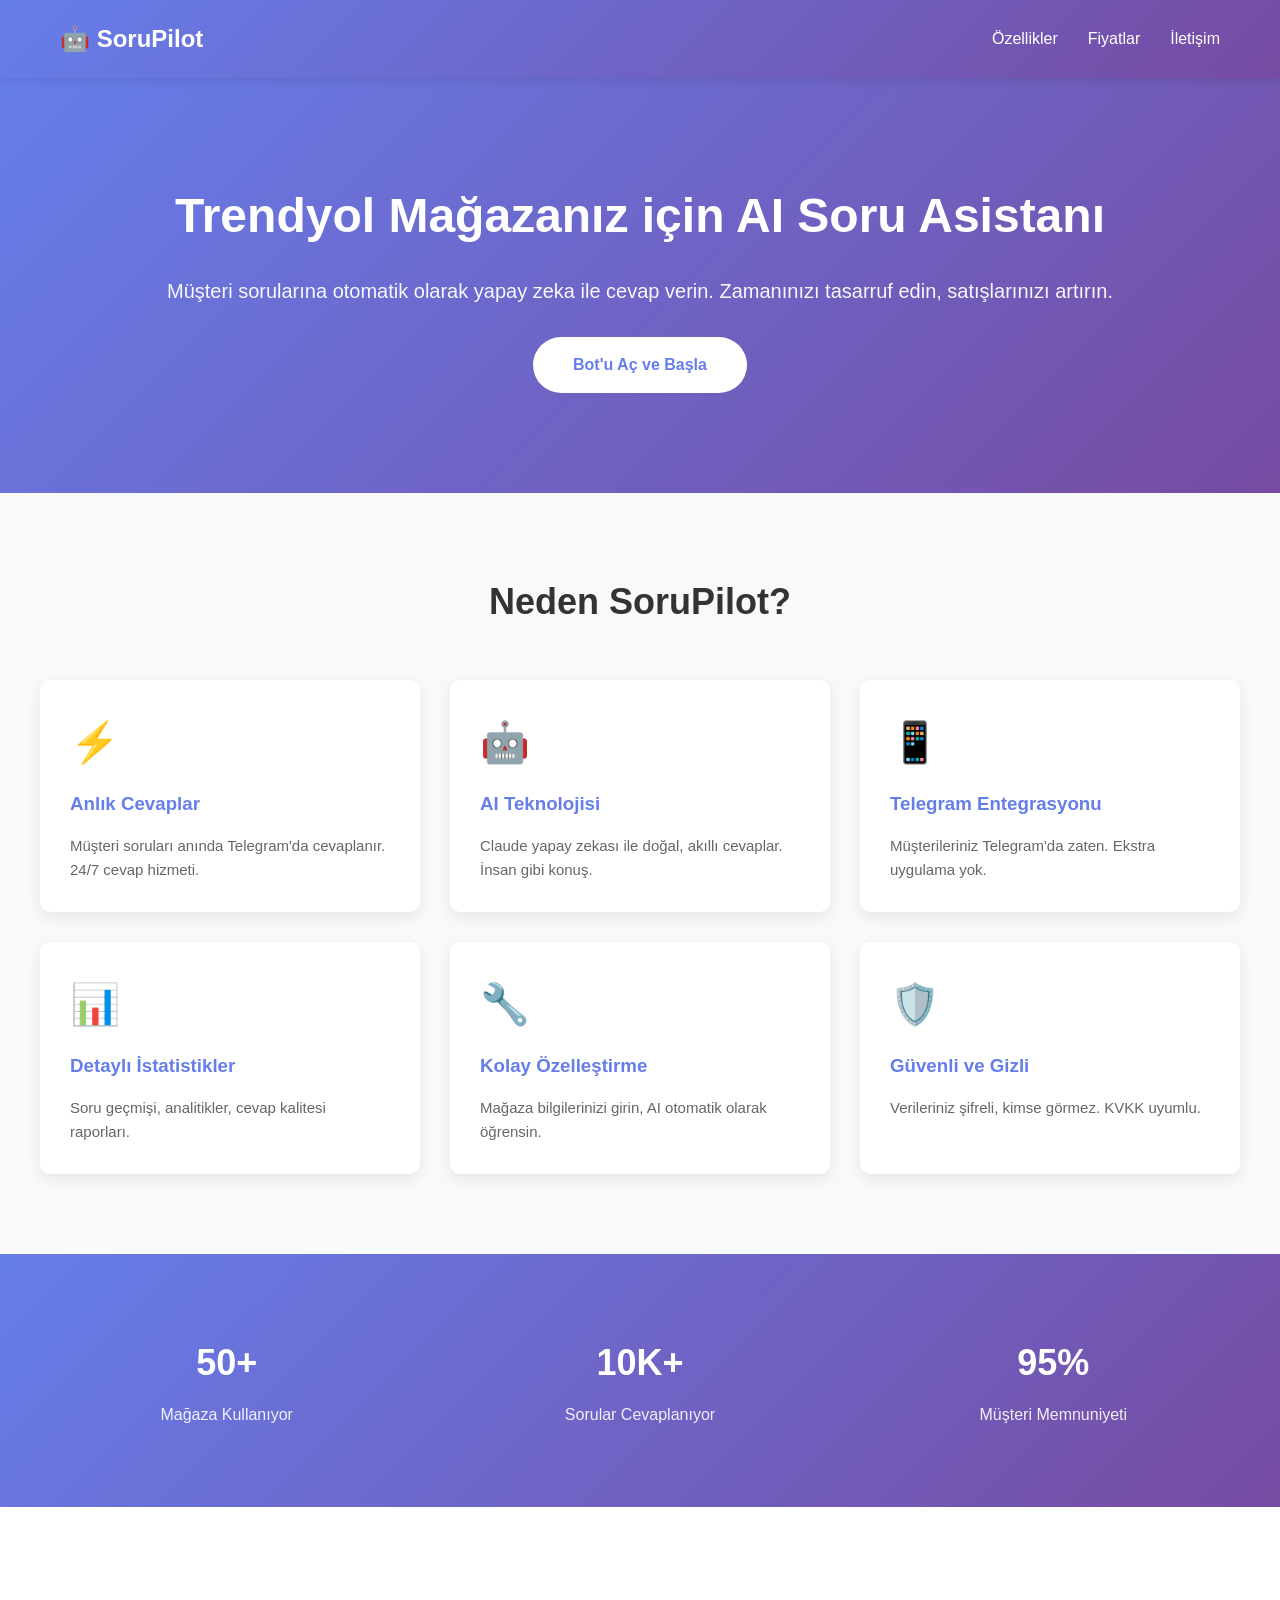
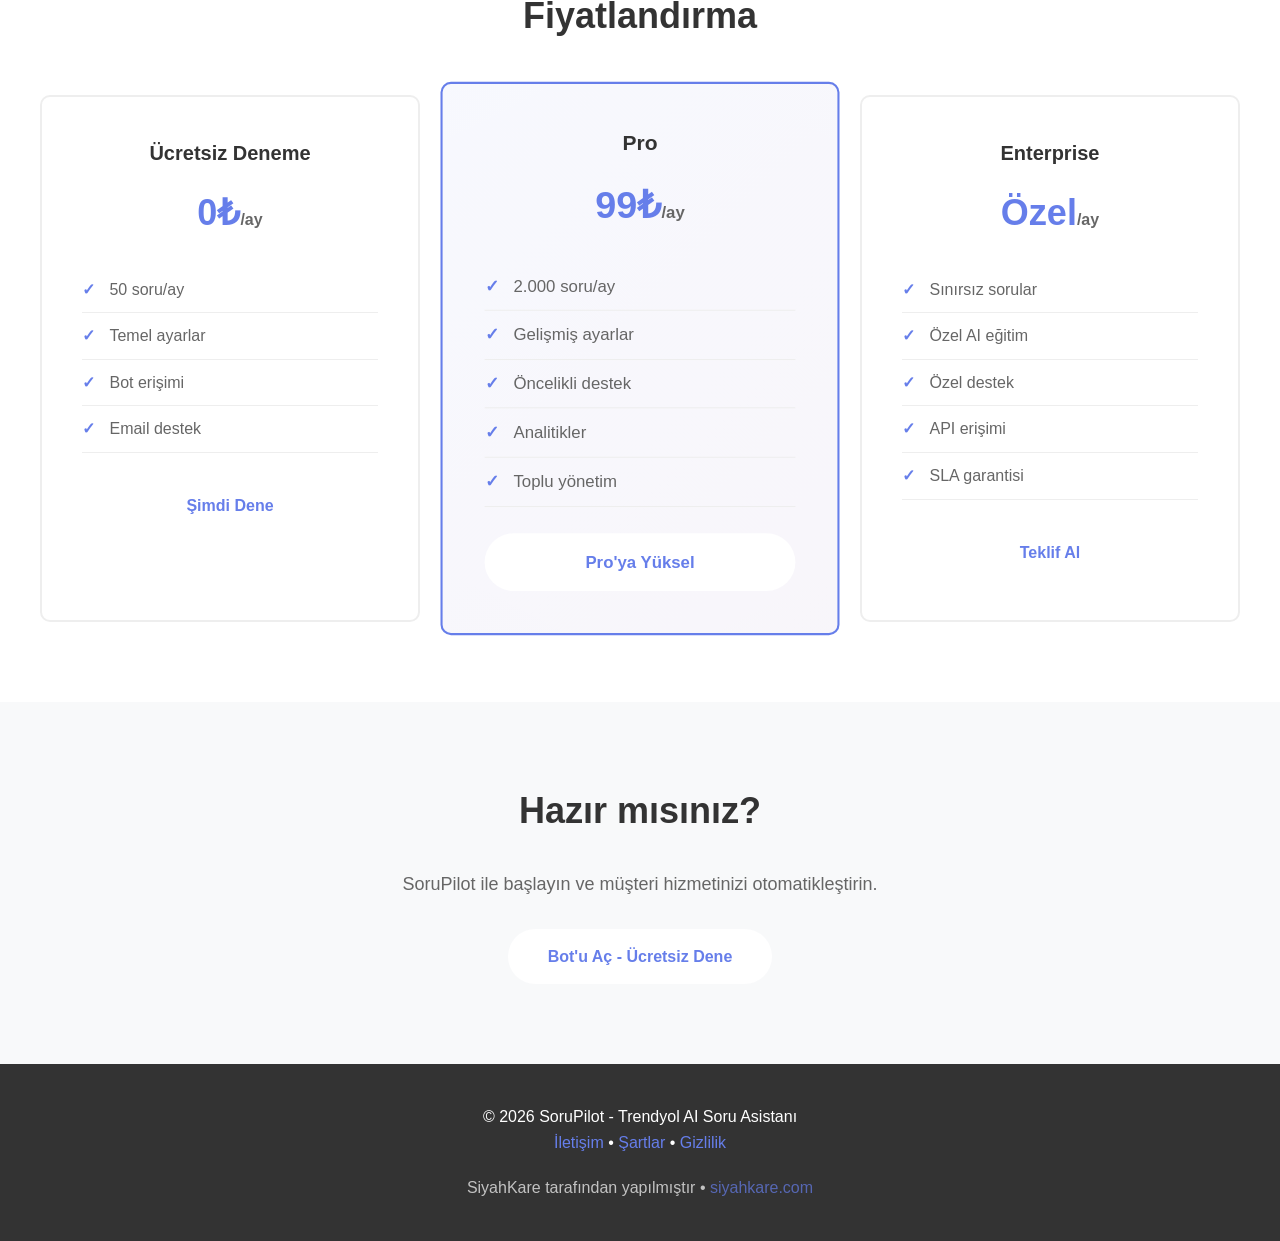
<file: webapp/landing.html>
<!DOCTYPE html>
<html lang="tr">
<head>
    <meta charset="UTF-8">
    <meta name="viewport" content="width=device-width, initial-scale=1.0">
    <title>SoruPilot - Trendyol AI Soru Asistanı</title>
    <style>
        * {
            margin: 0;
            padding: 0;
            box-sizing: border-box;
        }

        body {
            font-family: -apple-system, BlinkMacSystemFont, 'Segoe UI', Roboto, Oxygen, Ubuntu, Cantarell, sans-serif;
            line-height: 1.6;
            color: #333;
        }

        /* Header */
        header {
            background: linear-gradient(135deg, #667eea 0%, #764ba2 100%);
            color: white;
            padding: 20px 0;
            position: sticky;
            top: 0;
            z-index: 100;
            box-shadow: 0 2px 10px rgba(0,0,0,0.1);
        }

        nav {
            max-width: 1200px;
            margin: 0 auto;
            padding: 0 20px;
            display: flex;
            justify-content: space-between;
            align-items: center;
        }

        .logo {
            font-size: 24px;
            font-weight: bold;
            display: flex;
            align-items: center;
            gap: 8px;
        }

        .nav-links {
            display: flex;
            gap: 30px;
            list-style: none;
        }

        .nav-links a {
            color: white;
            text-decoration: none;
            transition: opacity 0.3s;
        }

        .nav-links a:hover {
            opacity: 0.8;
        }

        /* Hero Section */
        .hero {
            background: linear-gradient(135deg, #667eea 0%, #764ba2 100%);
            color: white;
            padding: 100px 20px;
            text-align: center;
        }

        .hero h1 {
            font-size: 48px;
            margin-bottom: 20px;
            font-weight: 700;
        }

        .hero p {
            font-size: 20px;
            margin-bottom: 30px;
            opacity: 0.95;
        }

        .cta-button {
            display: inline-block;
            background: white;
            color: #667eea;
            padding: 15px 40px;
            border-radius: 50px;
            text-decoration: none;
            font-weight: bold;
            font-size: 16px;
            transition: transform 0.3s, box-shadow 0.3s;
            border: none;
            cursor: pointer;
        }

        .cta-button:hover {
            transform: translateY(-2px);
            box-shadow: 0 10px 25px rgba(0,0,0,0.2);
        }

        /* Features Section */
        .features {
            padding: 80px 20px;
            background: #f8f9fa;
        }

        .container {
            max-width: 1200px;
            margin: 0 auto;
        }

        .section-title {
            text-align: center;
            font-size: 36px;
            margin-bottom: 50px;
            color: #333;
        }

        .features-grid {
            display: grid;
            grid-template-columns: repeat(auto-fit, minmax(280px, 1fr));
            gap: 30px;
        }

        .feature-card {
            background: white;
            padding: 30px;
            border-radius: 10px;
            box-shadow: 0 5px 15px rgba(0,0,0,0.08);
            transition: transform 0.3s, box-shadow 0.3s;
        }

        .feature-card:hover {
            transform: translateY(-5px);
            box-shadow: 0 10px 30px rgba(0,0,0,0.15);
        }

        .feature-icon {
            font-size: 40px;
            margin-bottom: 15px;
        }

        .feature-card h3 {
            margin-bottom: 15px;
            color: #667eea;
        }

        .feature-card p {
            color: #666;
            font-size: 15px;
        }

        /* Pricing Section */
        .pricing {
            padding: 80px 20px;
            background: white;
        }

        .pricing-grid {
            display: grid;
            grid-template-columns: repeat(auto-fit, minmax(300px, 1fr));
            gap: 30px;
            margin-top: 50px;
        }

        .pricing-card {
            border: 2px solid #eee;
            padding: 40px;
            border-radius: 10px;
            text-align: center;
            transition: all 0.3s;
        }

        .pricing-card:hover {
            border-color: #667eea;
            box-shadow: 0 10px 30px rgba(102, 126, 234, 0.1);
        }

        .pricing-card.featured {
            border-color: #667eea;
            background: linear-gradient(135deg, rgba(102, 126, 234, 0.05) 0%, rgba(118, 75, 162, 0.05) 100%);
            transform: scale(1.05);
        }

        .plan-name {
            font-size: 20px;
            font-weight: bold;
            margin-bottom: 15px;
            color: #333;
        }

        .plan-price {
            font-size: 36px;
            color: #667eea;
            margin: 15px 0;
            font-weight: bold;
        }

        .plan-price small {
            font-size: 16px;
            color: #666;
        }

        .plan-features {
            list-style: none;
            margin: 25px 0;
            text-align: left;
        }

        .plan-features li {
            padding: 10px 0;
            border-bottom: 1px solid #eee;
            color: #666;
        }

        .plan-features li:before {
            content: "✓ ";
            color: #667eea;
            font-weight: bold;
            margin-right: 10px;
        }

        /* Stats Section */
        .stats {
            padding: 80px 20px;
            background: linear-gradient(135deg, #667eea 0%, #764ba2 100%);
            color: white;
        }

        .stats-grid {
            display: grid;
            grid-template-columns: repeat(auto-fit, minmax(250px, 1fr));
            gap: 40px;
            text-align: center;
        }

        .stat {
            font-size: 36px;
            font-weight: bold;
            margin-bottom: 10px;
        }

        .stat-label {
            font-size: 16px;
            opacity: 0.9;
        }

        /* CTA Section */
        .final-cta {
            padding: 80px 20px;
            background: #f8f9fa;
            text-align: center;
        }

        .final-cta h2 {
            font-size: 36px;
            margin-bottom: 30px;
            color: #333;
        }

        .final-cta p {
            font-size: 18px;
            margin-bottom: 30px;
            color: #666;
        }

        /* Footer */
        footer {
            background: #333;
            color: white;
            padding: 40px 20px;
            text-align: center;
        }

        footer a {
            color: #667eea;
            text-decoration: none;
        }

        footer a:hover {
            text-decoration: underline;
        }

        /* Responsive */
        @media (max-width: 768px) {
            .hero h1 {
                font-size: 32px;
            }

            .hero p {
                font-size: 16px;
            }

            .nav-links {
                display: none;
            }

            .pricing-card.featured {
                transform: scale(1);
            }

            .section-title {
                font-size: 28px;
            }
        }
    </style>
</head>
<body>
    <!-- Header -->
    <header>
        <nav>
            <div class="logo">🤖 SoruPilot</div>
            <ul class="nav-links">
                <li><a href="#features">Özellikler</a></li>
                <li><a href="#pricing">Fiyatlar</a></li>
                <li><a href="#contact">İletişim</a></li>
            </ul>
        </nav>
    </header>

    <!-- Hero Section -->
    <section class="hero">
        <h1>Trendyol Mağazanız için AI Soru Asistanı</h1>
        <p>Müşteri sorularına otomatik olarak yapay zeka ile cevap verin. Zamanınızı tasarruf edin, satışlarınızı artırın.</p>
        <a href="https://t.me/SoruPilotBot" class="cta-button">Bot'u Aç ve Başla</a>
    </section>

    <!-- Features Section -->
    <section class="features" id="features">
        <div class="container">
            <h2 class="section-title">Neden SoruPilot?</h2>
            <div class="features-grid">
                <div class="feature-card">
                    <div class="feature-icon">⚡</div>
                    <h3>Anlık Cevaplar</h3>
                    <p>Müşteri soruları anında Telegram'da cevaplanır. 24/7 cevap hizmeti.</p>
                </div>
                <div class="feature-card">
                    <div class="feature-icon">🤖</div>
                    <h3>AI Teknolojisi</h3>
                    <p>Claude yapay zekası ile doğal, akıllı cevaplar. İnsan gibi konuş.</p>
                </div>
                <div class="feature-card">
                    <div class="feature-icon">📱</div>
                    <h3>Telegram Entegrasyonu</h3>
                    <p>Müşterileriniz Telegram'da zaten. Ekstra uygulama yok.</p>
                </div>
                <div class="feature-card">
                    <div class="feature-icon">📊</div>
                    <h3>Detaylı İstatistikler</h3>
                    <p>Soru geçmişi, analitikler, cevap kalitesi raporları.</p>
                </div>
                <div class="feature-card">
                    <div class="feature-icon">🔧</div>
                    <h3>Kolay Özelleştirme</h3>
                    <p>Mağaza bilgilerinizi girin, AI otomatik olarak öğrensin.</p>
                </div>
                <div class="feature-card">
                    <div class="feature-icon">🛡️</div>
                    <h3>Güvenli ve Gizli</h3>
                    <p>Verileriniz şifreli, kimse görmez. KVKK uyumlu.</p>
                </div>
            </div>
        </div>
    </section>

    <!-- Stats Section -->
    <section class="stats">
        <div class="container">
            <div class="stats-grid">
                <div>
                    <div class="stat">50+</div>
                    <div class="stat-label">Mağaza Kullanıyor</div>
                </div>
                <div>
                    <div class="stat">10K+</div>
                    <div class="stat-label">Sorular Cevaplanıyor</div>
                </div>
                <div>
                    <div class="stat">95%</div>
                    <div class="stat-label">Müşteri Memnuniyeti</div>
                </div>
            </div>
        </div>
    </section>

    <!-- Pricing Section -->
    <section class="pricing" id="pricing">
        <div class="container">
            <h2 class="section-title">Fiyatlandırma</h2>
            <div class="pricing-grid">
                <div class="pricing-card">
                    <div class="plan-name">Ücretsiz Deneme</div>
                    <div class="plan-price">0₺<small>/ay</small></div>
                    <ul class="plan-features">
                        <li>50 soru/ay</li>
                        <li>Temel ayarlar</li>
                        <li>Bot erişimi</li>
                        <li>Email destek</li>
                    </ul>
                    <a href="https://t.me/SoruPilotBot" class="cta-button" style="color: #667eea; width: 100%;">Şimdi Dene</a>
                </div>
                <div class="pricing-card featured">
                    <div class="plan-name">Pro</div>
                    <div class="plan-price">99₺<small>/ay</small></div>
                    <ul class="plan-features">
                        <li>2.000 soru/ay</li>
                        <li>Gelişmiş ayarlar</li>
                        <li>Öncelikli destek</li>
                        <li>Analitikler</li>
                        <li>Toplu yönetim</li>
                    </ul>
                    <a href="https://t.me/SoruPilotBot" class="cta-button" style="width: 100%;">Pro'ya Yüksel</a>
                </div>
                <div class="pricing-card">
                    <div class="plan-name">Enterprise</div>
                    <div class="plan-price">Özel<small>/ay</small></div>
                    <ul class="plan-features">
                        <li>Sınırsız sorular</li>
                        <li>Özel AI eğitim</li>
                        <li>Özel destek</li>
                        <li>API erişimi</li>
                        <li>SLA garantisi</li>
                    </ul>
                    <a href="mailto:onurmutlu@gmail.com" class="cta-button" style="color: #667eea; width: 100%;">Teklif Al</a>
                </div>
            </div>
        </div>
    </section>

    <!-- Final CTA -->
    <section class="final-cta">
        <div class="container">
            <h2>Hazır mısınız?</h2>
            <p>SoruPilot ile başlayın ve müşteri hizmetinizi otomatikleştirin.</p>
            <a href="https://t.me/SoruPilotBot" class="cta-button">Bot'u Aç - Ücretsiz Dene</a>
        </div>
    </section>

    <!-- Footer -->
    <footer>
        <div class="container">
            <p>&copy; 2026 SoruPilot - Trendyol AI Soru Asistanı</p>
            <p>
                <a href="mailto:onurmutlu@gmail.com">İletişim</a> •
                <a href="#">Şartlar</a> •
                <a href="#">Gizlilik</a>
            </p>
            <p style="margin-top: 20px; opacity: 0.7;">
                SiyahKare tarafından yapılmıştır •
                <a href="https://siyahkare.com">siyahkare.com</a>
            </p>
        </div>
    </footer>
</body>
</html>
</file>
